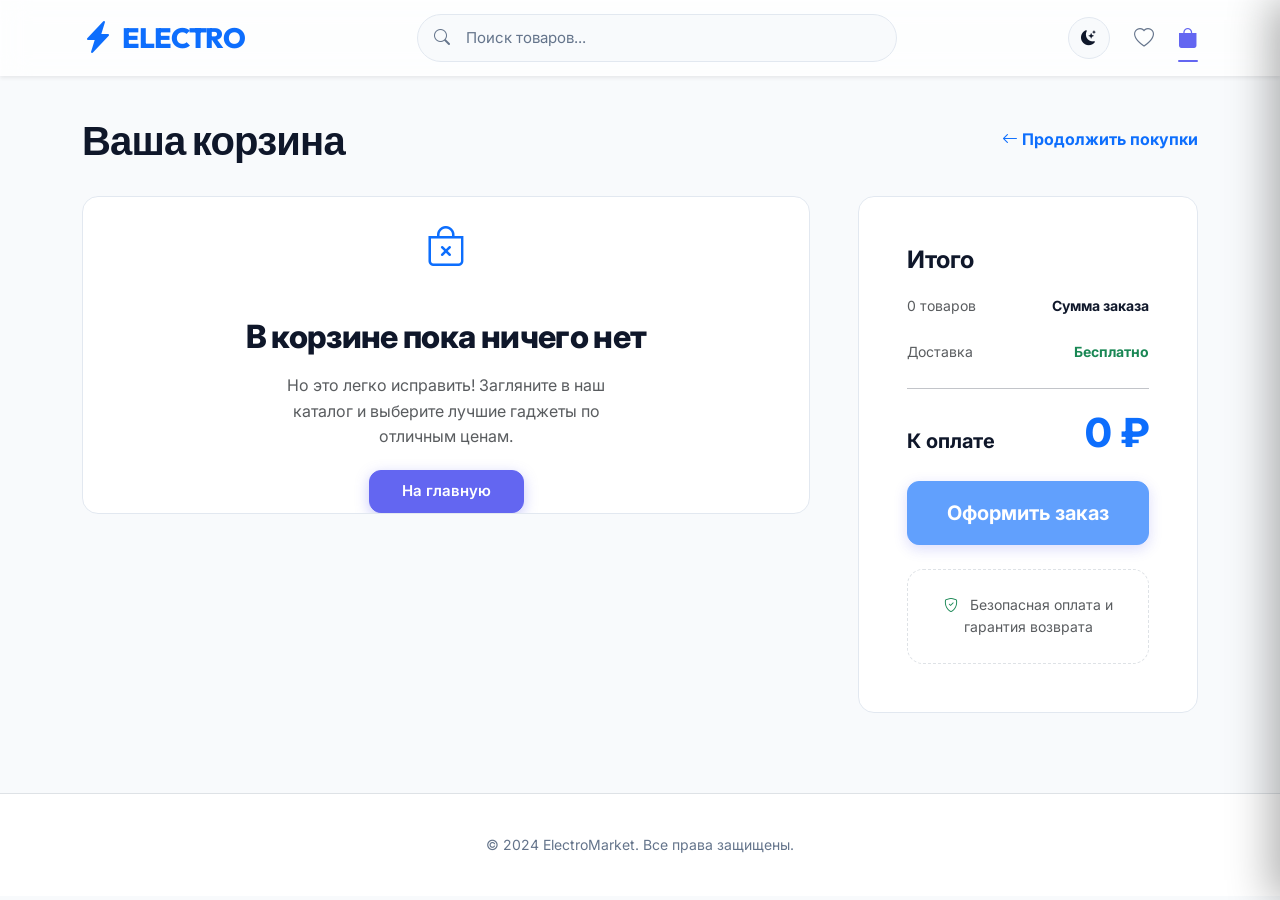
<file: pages/cart.html>
<!DOCTYPE html>
<html lang="ru" data-theme="light">
<head>
  <script>document.documentElement.setAttribute('data-theme', localStorage.getItem('theme') || 'light');</script>
  <meta charset="UTF-8">
  <meta name="viewport" content="width=device-width, initial-scale=1.0">
  <title>Корзина — ElectroMarket</title>
  <link href="https://cdn.jsdelivr.net/npm/bootstrap@5.3.2/dist/css/bootstrap.min.css" rel="stylesheet">
  <link rel="stylesheet" href="https://cdn.jsdelivr.net/npm/bootstrap-icons@1.11.1/font/bootstrap-icons.css">
  <link rel="preconnect" href="https://fonts.googleapis.com">
  <link rel="preconnect" href="https://fonts.gstatic.com" crossorigin>
  <link href="https://fonts.googleapis.com/css2?family=Inter:wght@400;500;600;700&family=Outfit:wght@700;800&display=swap" rel="stylesheet">
  <link rel="stylesheet" href="../css/style.css">
</head>
<body>

  <!-- Premium Header -->
  <header class="header-main glass shadow-sm">
    <div class="container h-100 d-flex align-items-center justify-content-between gap-4">
      <a href="../index.html" class="d-flex align-items-center text-primary text-decoration-none" style="font-family: 'Outfit', sans-serif;">
        <i class="bi bi-lightning-charge-fill fs-2 me-2"></i>
        <span class="fs-3 fw-800 tracking-tighter">ELECTRO</span>
      </a>
      <div class="search-container d-none d-md-block">
        <i class="bi bi-search search-icon"></i>
        <input type="text" class="search-input-premium" placeholder="Поиск товаров...">
      </div>
      <div class="d-flex align-items-center gap-2 gap-md-4">
        <button id="theme-toggle" class="btn btn-light rounded-circle p-2" style="width: 42px; height: 42px;">
          <i class="bi bi-moon-stars-fill"></i>
        </button>
        <a href="favorites.html" class="nav-link-custom d-flex flex-column align-items-center position-relative">
          <i class="bi bi-heart fs-5"></i>
          <span id="fav-badge" class="badge bg-danger position-absolute top-0 start-100 translate-middle-x rounded-pill" style="display:none; font-size: 0.65rem;">0</span>
        </a>
        <a href="cart.html" class="nav-link-custom d-flex flex-column align-items-center position-relative active">
          <i class="bi bi-bag-fill fs-5"></i>
          <span id="cart-badge" class="badge bg-primary position-absolute top-0 start-100 translate-middle-x rounded-pill" style="display:none; font-size: 0.65rem;">0</span>
        </a>
      </div>
    </div>
  </header>

  <main class="container py-10">
    <div class="d-flex align-items-center justify-content-between mb-8">
      <h1 class="h1 fw-800 m-0" style="font-family: 'Outfit', sans-serif;">Ваша корзина</h1>
      <a href="../index.html" class="text-primary fw-bold text-decoration-none"><i class="bi bi-arrow-left"></i> Продолжить покупки</a>
    </div>

    <div class="row g-5">
      <div class="col-lg-8">
        <!-- Empty State -->
        <div id="empty-cart" class="card-premium glass p-10 text-center animate-fade-in-up" style="display: none;">
          <div class="bg-primary-light text-primary rounded-circle d-inline-flex align-items-center justify-content-center mb-5" style="width: 100px; height: 100px;">
            <i class="bi bi-bag-x fs-1"></i>
          </div>
          <h2 class="fw-800 mb-3">В корзине пока ничего нет</h2>
          <p class="text-muted mb-5 max-w-sm mx-auto">Но это легко исправить! Загляните в наш каталог и выберите лучшие гаджеты по отличным ценам.</p>
          <a href="../index.html" class="btn btn-primary btn-lg px-8">На главную</a>
        </div>

        <!-- Cart Items -->
        <div id="cart-items">
          <!-- Rendered by JS -->
          <div class="card-premium skeleton mb-4" style="height: 120px;"></div>
          <div class="card-premium skeleton mb-4" style="height: 120px;"></div>
        </div>
      </div>

      <div class="col-lg-4">
        <div class="card-premium p-5 glass position-sticky" style="top: 120px;">
          <h4 class="fw-bold mb-5">Итого</h4>
          
          <div class="d-flex justify-content-between mb-4 small">
            <span class="text-muted" id="cart-count">0 товаров</span>
            <span class="text-main fw-bold">Сумма заказа</span>
          </div>
          
          <div class="d-flex justify-content-between mb-4 small">
            <span class="text-muted">Доставка</span>
            <span class="text-success fw-bold">Бесплатно</span>
          </div>
          
          <hr class="mb-5">
          
          <div class="d-flex justify-content-between align-items-end mb-6">
            <span class="fw-bold fs-5">К оплате</span>
            <span class="display-6 fw-800 text-primary" id="cart-total">0 ₽</span>
          </div>

          <button class="btn btn-primary w-100 py-3 fs-5 fw-bold mb-4" id="checkout-btn" disabled>
            Оформить заказ
          </button>
          
          <div class="p-4 bg-body rounded-xl border border-dashed text-center small text-muted">
            <i class="bi bi-shield-check text-success me-2"></i> Безопасная оплата и гарантия возврата
          </div>
        </div>
      </div>
    </div>
  </main>

  <footer class="bg-card py-10 border-top mt-10">
    <div class="container text-center text-muted small">
      &copy; 2024 ElectroMarket. Все права защищены.
    </div>
  </footer>

  <script src="https://cdn.jsdelivr.net/npm/bootstrap@5.3.2/dist/js/bootstrap.bundle.min.js"></script>
  <script src="../js/app.js"></script>
  <script src="../js/cart.js"></script>
</body>
</html>
</file>
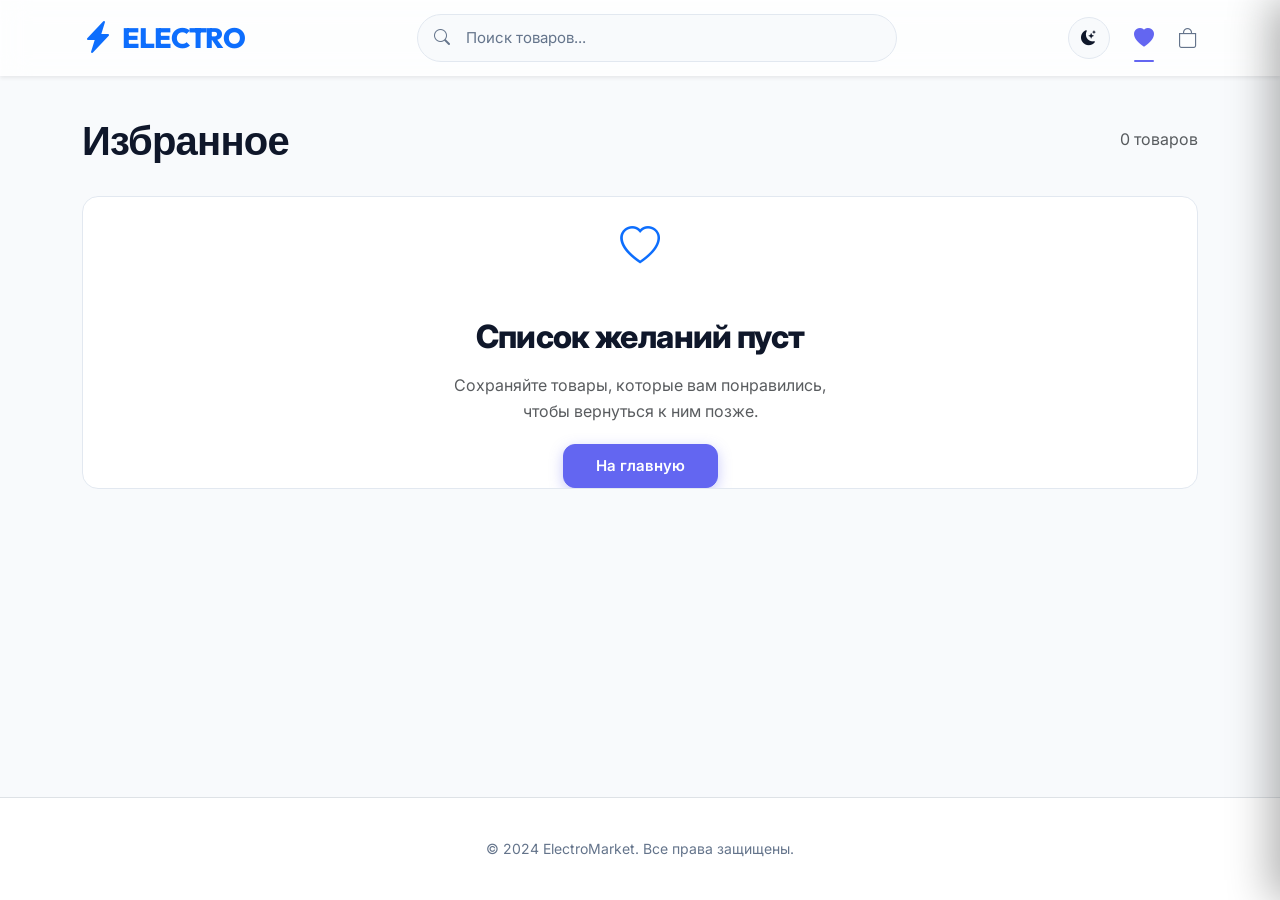
<file: pages/favorites.html>
<!DOCTYPE html>
<html lang="ru" data-theme="light">
<head>
  <script>document.documentElement.setAttribute('data-theme', localStorage.getItem('theme') || 'light');</script>
  <meta charset="UTF-8">
  <meta name="viewport" content="width=device-width, initial-scale=1.0">
  <title>Избранное — ElectroMarket</title>
  <link href="https://cdn.jsdelivr.net/npm/bootstrap@5.3.2/dist/css/bootstrap.min.css" rel="stylesheet">
  <link rel="stylesheet" href="https://cdn.jsdelivr.net/npm/bootstrap-icons@1.11.1/font/bootstrap-icons.css">
  <link rel="preconnect" href="https://fonts.googleapis.com">
  <link rel="preconnect" href="https://fonts.gstatic.com" crossorigin>
  <link href="https://fonts.googleapis.com/css2?family=Inter:wght@400;500;600;700&family=Outfit:wght@700;800&display=swap" rel="stylesheet">
  <link rel="stylesheet" href="../css/style.css">
</head>
<body class="d-flex flex-column min-vh-100">

  <!-- Premium Header -->
  <header class="header-main glass shadow-sm">
    <div class="container h-100 d-flex align-items-center justify-content-between gap-4">
      <a href="../index.html" class="d-flex align-items-center text-primary text-decoration-none" style="font-family: 'Outfit', sans-serif;">
        <i class="bi bi-lightning-charge-fill fs-2 me-2"></i>
        <span class="fs-3 fw-800 tracking-tighter">ELECTRO</span>
      </a>
      <div class="search-container d-none d-md-block">
        <i class="bi bi-search search-icon"></i>
        <input type="text" class="search-input-premium" placeholder="Поиск товаров...">
      </div>
      <div class="d-flex align-items-center gap-2 gap-md-4">
        <button id="theme-toggle" class="btn btn-light rounded-circle p-2" style="width: 42px; height: 42px;">
          <i class="bi bi-moon-stars-fill"></i>
        </button>
        <a href="favorites.html" class="nav-link-custom d-flex flex-column align-items-center position-relative active">
          <i class="bi bi-heart-fill fs-5"></i>
          <span id="fav-badge" class="badge bg-danger position-absolute top-0 start-100 translate-middle-x rounded-pill" style="display:none; font-size: 0.65rem;">0</span>
        </a>
        <a href="cart.html" class="nav-link-custom d-flex flex-column align-items-center position-relative">
          <i class="bi bi-bag fs-5"></i>
          <span id="cart-badge" class="badge bg-primary position-absolute top-0 start-100 translate-middle-x rounded-pill" style="display:none; font-size: 0.65rem;">0</span>
        </a>
      </div>
    </div>
  </header>

  <main class="container py-10 flex-grow-1">
    <div class="d-flex align-items-center justify-content-between mb-8">
      <h1 class="h1 fw-800 m-0" style="font-family: 'Outfit', sans-serif;">Избранное</h1>
      <span class="text-muted" id="fav-summary">0 товаров</span>
    </div>

    <div id="favorites-grid" class="row g-4">
      <!-- Skeletons -->
      <div class="col-lg-3 col-md-6"><div class="card-premium skeleton" style="height: 400px;"></div></div>
      <div class="col-lg-3 col-md-6"><div class="card-premium skeleton" style="height: 400px;"></div></div>
      <div class="col-lg-3 col-md-6"><div class="card-premium skeleton" style="height: 400px;"></div></div>
      <div class="col-lg-3 col-md-6"><div class="card-premium skeleton" style="height: 400px;"></div></div>
    </div>

    <!-- Empty State -->
    <div id="empty-fav" class="card-premium glass p-10 text-center animate-fade-in-up" style="display: none;">
      <div class="bg-primary-light text-primary rounded-circle d-inline-flex align-items-center justify-content-center mb-5" style="width: 100px; height: 100px;">
        <i class="bi bi-heart fs-1"></i>
      </div>
      <h2 class="fw-800 mb-3">Список желаний пуст</h2>
      <p class="text-muted mb-5 max-w-sm mx-auto">Сохраняйте товары, которые вам понравились, чтобы вернуться к ним позже.</p>
      <a href="../index.html" class="btn btn-primary btn-lg px-8">На главную</a>
    </div>
  </main>

  <footer class="bg-card py-10 border-top mt-10">
    <div class="container text-center text-muted small">
      &copy; 2024 ElectroMarket. Все права защищены.
    </div>
  </footer>

  <script src="https://cdn.jsdelivr.net/npm/bootstrap@5.3.2/dist/js/bootstrap.bundle.min.js"></script>
  <script src="../js/app.js"></script>
  <script>
    document.addEventListener('DOMContentLoaded', async () => {
      await App.init();
      const grid = document.getElementById('favorites-grid');
      const emptyState = document.getElementById('empty-fav');
      const summary = document.getElementById('fav-summary');
      
      const render = () => {
        if (Store.favorites.length === 0) {
          grid.style.display = 'none';
          emptyState.style.display = 'block';
          summary.textContent = '0 товаров';
          return;
        }

        grid.style.display = '';
        grid.className = 'row g-4';
        
        const favProducts = Store.products.filter(p => Store.favorites.includes(p.id));
        grid.innerHTML = favProducts.map((p, index) => {
          const cardHtml = App.generateProductCard(p);
          return cardHtml.replace('class="col-12 col-sm-6 col-lg-3 mb-4"', `class="col-12 col-sm-6 col-lg-3 mb-4 stagger-item" style="animation-delay: ${index * 0.04}s"`);
        }).join('');
        summary.textContent = `${favProducts.length} товаров`;
      };

      render();

      // Listen for changes
      document.addEventListener('favoritesUpdated', render);
    });
  </script>
</body>
</html>
</file>
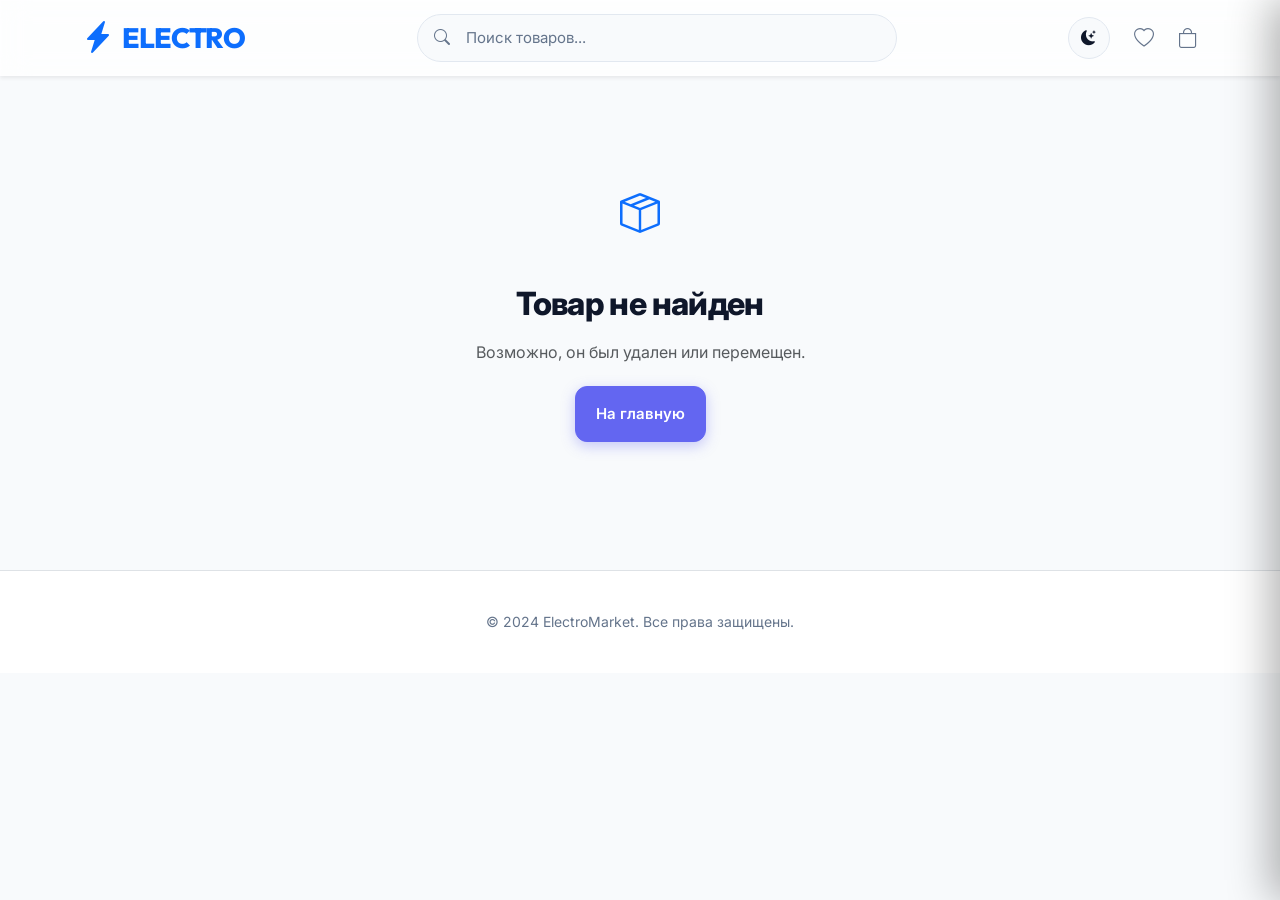
<file: pages/product.html>
<!DOCTYPE html>
<html lang="ru" data-theme="light">
<head>
  <script>document.documentElement.setAttribute('data-theme', localStorage.getItem('theme') || 'light');</script>
  <meta charset="UTF-8">
  <meta name="viewport" content="width=device-width, initial-scale=1.0">
  <title>Детали товара — ElectroMarket</title>
  <link href="https://cdn.jsdelivr.net/npm/bootstrap@5.3.2/dist/css/bootstrap.min.css" rel="stylesheet">
  <link rel="stylesheet" href="https://cdn.jsdelivr.net/npm/bootstrap-icons@1.11.1/font/bootstrap-icons.css">
  <link rel="preconnect" href="https://fonts.googleapis.com">
  <link rel="preconnect" href="https://fonts.gstatic.com" crossorigin>
  <link href="https://fonts.googleapis.com/css2?family=Inter:wght@400;500;600;700&family=Outfit:wght@700;800&display=swap" rel="stylesheet">
  <link rel="stylesheet" href="../css/style.css">
</head>
<body>

  <!-- Premium Header (Same as Index) -->
  <header class="header-main glass shadow-sm">
    <div class="container h-100 d-flex align-items-center justify-content-between gap-4">
      <a href="../index.html" class="d-flex align-items-center text-primary text-decoration-none" style="font-family: 'Outfit', sans-serif;">
        <i class="bi bi-lightning-charge-fill fs-2 me-2"></i>
        <span class="fs-3 fw-800 tracking-tighter">ELECTRO</span>
      </a>
      <div class="search-container d-none d-md-block">
        <i class="bi bi-search search-icon"></i>
        <input type="text" class="search-input-premium" placeholder="Поиск товаров...">
      </div>
      <div class="d-flex align-items-center gap-2 gap-md-4">
        <button id="theme-toggle" class="btn btn-light rounded-circle p-2" style="width: 42px; height: 42px;">
          <i class="bi bi-moon-stars-fill"></i>
        </button>
        <a href="favorites.html" class="nav-link-custom d-flex flex-column align-items-center position-relative">
          <i class="bi bi-heart fs-5"></i>
          <span id="fav-badge" class="badge bg-danger position-absolute top-0 start-100 translate-middle-x rounded-pill" style="display:none; font-size: 0.65rem;">0</span>
        </a>
        <a href="cart.html" class="nav-link-custom d-flex flex-column align-items-center position-relative">
          <i class="bi bi-bag fs-5"></i>
          <span id="cart-badge" class="badge bg-primary position-absolute top-0 start-100 translate-middle-x rounded-pill" style="display:none; font-size: 0.65rem;">0</span>
        </a>
      </div>
    </div>
  </header>

  <main class="container py-5" id="product-container">
    <!-- Skeleton Loading -->
    <div class="row g-5">
      <div class="col-lg-7"><div class="card-premium skeleton" style="height: 500px;"></div></div>
      <div class="col-lg-5">
        <div class="card-premium skeleton mb-4" style="height: 200px;"></div>
        <div class="card-premium skeleton" style="height: 300px;"></div>
      </div>
    </div>
  </main>

  <footer class="bg-card py-10 border-top mt-10">
    <div class="container text-center text-muted small">
      &copy; 2024 ElectroMarket. Все права защищены.
    </div>
  </footer>

  <script src="https://cdn.jsdelivr.net/npm/bootstrap@5.3.2/dist/js/bootstrap.bundle.min.js"></script>
  <script src="../js/app.js"></script>
  <script>
    document.addEventListener('DOMContentLoaded', async () => {
      await App.init();
      const container = document.getElementById('product-container');
      const productId = new URLSearchParams(window.location.search).get('id');

      const product = Store.products.find(p => p.id === productId);
      if (!product) {
        container.innerHTML = `<div class="text-center py-10"><div class="bg-primary-light text-primary rounded-circle d-inline-flex align-items-center justify-content-center mb-5" style="width:100px;height:100px;"><i class="bi bi-box-seam fs-1"></i></div><h2 class="fw-800 mb-3">Товар не найден</h2><p class="text-muted mb-5">Возможно, он был удален или перемещен.</p><a href="../index.html" class="btn btn-primary px-6 py-3">На главную</a></div>`;
        return;
      }

      // Bug #10 fix: update page title dynamically
      document.title = `${product.name} — ElectroMarket`;

      // Track Recently Viewed
      let recent = JSON.parse(localStorage.getItem('recentlyViewed') || '[]');
      recent = [productId, ...recent.filter(id => id !== productId)].slice(0, 10);
      localStorage.setItem('recentlyViewed', JSON.stringify(recent));

      const isFav = Store.favorites.includes(product.id);

      container.innerHTML = `
        <nav aria-label="breadcrumb" class="mb-5 animate-fade-in-up">
          <ol class="breadcrumb m-0">
            <li class="breadcrumb-item"><a href="../index.html" class="text-muted text-decoration-none">Главная</a></li>
            <li class="breadcrumb-item"><a href="catalog.html?cat=${encodeURIComponent(product.category)}" class="text-muted text-decoration-none">${product.category}</a></li>
            <li class="breadcrumb-item active fw-bold">${product.name}</li>
          </ol>
        </nav>

        <div class="row g-5">
          <div class="col-lg-7 animate-fade-in-up">
            <div class="card-premium glass p-5 text-center position-relative d-flex align-items-center justify-content-center" style="min-height: 500px;">
              <button class="fav-btn-float ${isFav ? 'active' : ''}" data-id="${product.id}" style="top: 2rem; right: 2rem;" aria-label="В избранное">
                <i class="bi ${isFav ? 'bi-heart-fill' : 'bi-heart'}"></i>
              </button>
              <img src="${product.image}" class="img-fluid" style="max-height: 400px; object-fit: contain;" alt="${product.name}">
            </div>
          </div>

          <div class="col-lg-5 animate-fade-in-up" style="animation-delay: 0.1s;">
            <div class="card-premium p-5 mb-4 shadow-lg">
              <div class="mb-4 d-flex align-items-center gap-3 flex-wrap">
                <span class="badge bg-primary-light text-primary px-3 py-2 fw-bold">${product.category}</span>
                <span class="text-warning"><i class="bi bi-star-fill"></i> ${product.rating}</span>
                <span class="text-muted small">(${product.reviews} отзывов)</span>
                ${product.isNew ? '<span class="badge bg-success">NEW</span>' : ''}
              </div>

              <h1 class="display-5 fw-800 mb-4" style="font-family: 'Outfit', sans-serif;">${product.name}</h1>

              <div class="mb-5">
                ${product.oldPrice ? `<div class="text-muted text-decoration-line-through fs-5">${App.formatPrice(product.oldPrice)}</div>` : ''}
                <div class="display-4 fw-800 text-primary">${App.formatPrice(product.price)}</div>
                ${product.oldPrice ? `<div class="badge bg-danger mt-2">Скидка ${Math.round((1 - product.price/product.oldPrice)*100)}%</div>` : ''}
              </div>

              <div class="d-grid gap-3">
                <button class="btn btn-primary btn-lg py-3 fs-5 btn-add-cart" data-id="${product.id}">
                  <i class="bi bi-bag-plus-fill me-2"></i> Добавить в корзину
                </button>
                <a href="cart.html" class="btn btn-light btn-lg py-3 fs-5">
                  Купить в 1 клик
                </a>
              </div>

              <div class="mt-5 p-4 rounded-xl border d-flex flex-column gap-3 small" style="background: var(--bg-body);">
                <div class="d-flex align-items-center gap-3"><i class="bi bi-truck text-primary fs-4"></i> <span>Доставка: <b>Завтра</b> (Бесплатно)</span></div>
                <div class="d-flex align-items-center gap-3"><i class="bi bi-shield-check text-success fs-4"></i> <span>Гарантия: <b>24 месяца</b></span></div>
                <div class="d-flex align-items-center gap-3"><i class="bi bi-arrow-counterclockwise text-warning fs-4"></i> <span>Возврат: <b>14 дней</b></span></div>
              </div>
            </div>
          </div>
        </div>

        <div class="mt-10 animate-fade-in-up" style="animation-delay: 0.2s;">
          <h2 class="h1 fw-800 mb-5">О товаре</h2>
          <div class="row g-5">
            <div class="col-lg-8">
              <div class="card-premium p-5 glass mb-5">
                <h4 class="fw-bold mb-4">Описание</h4>
                <p class="text-muted lh-lg fs-5">${product.description || 'Премиальный продукт от ведущего производителя. Сочетает в себе инновационные технологии и безупречное качество сборки.'}</p>
              </div>

              <div id="reviews-section">
                <div class="d-flex align-items-center justify-content-between mb-5">
                  <h4 class="fw-bold m-0">Отзывы покупателей</h4>
                  <button class="btn btn-light" onclick="document.getElementById('review-form-card').scrollIntoView({behavior: 'smooth'})">Написать отзыв</button>
                </div>
                <div id="reviews-list" class="d-flex flex-column gap-4">
                  <!-- Reviews via JS -->
                </div>
              </div>
            </div>

            <div class="col-lg-4">
              <div class="card-premium p-5 glass position-sticky" style="top: 120px;" id="review-form-card">
                <h4 class="fw-bold mb-4">Ваше мнение</h4>
                <form id="review-form">
                  <div class="mb-4">
                    <label class="form-label small fw-bold">Оценка</label>
                    <div class="d-flex gap-2 text-warning fs-4" id="star-rating">
                      <i class="bi bi-star cursor-pointer" data-v="1"></i>
                      <i class="bi bi-star cursor-pointer" data-v="2"></i>
                      <i class="bi bi-star cursor-pointer" data-v="3"></i>
                      <i class="bi bi-star cursor-pointer" data-v="4"></i>
                      <i class="bi bi-star cursor-pointer" data-v="5"></i>
                    </div>
                    <input type="hidden" id="selected-rating" value="0">
                  </div>
                  <div class="mb-4">
                    <input type="text" class="form-control border-0 p-3 rounded-lg" id="rev-name" placeholder="Ваше имя" required style="background: var(--bg-body);">
                  </div>
                  <div class="mb-4">
                    <textarea class="form-control border-0 p-3 rounded-lg" id="rev-text" rows="4" placeholder="Поделитесь впечатлениями..." required style="background: var(--bg-body);"></textarea>
                  </div>
                  <button class="btn btn-primary w-100 py-3" type="submit">Опубликовать</button>
                </form>
              </div>
            </div>
          </div>
        </div>
      `;

      // Bug #11 fix: diverse dates for reviews
      const renderReviews = () => {
        const list = document.getElementById('reviews-list');
        const reviews = [
          { name: "Алексей", text: "Шикарный аппарат! Работает идеально, очень доволен покупкой.", date: "18.04.2024", stars: 5 },
          { name: "Мария", text: "Пользуюсь неделю — всё устраивает. Доставили быстро.", date: "02.05.2024", stars: 5 },
          { name: "Дмитрий", text: "Лучшее вложение денег в этом году. Рекомендую всем!", date: "09.05.2024", stars: 4 },
          { name: "Елена", text: "Упаковка целая, товар соответствует описанию. Отличный продавец.", date: "14.05.2024", stars: 5 }
        ];

        list.innerHTML = reviews.map(r => `
          <div class="card-premium p-4 glass">
            <div class="d-flex justify-content-between mb-3 align-items-start">
              <div class="d-flex align-items-center gap-3">
                <div class="bg-primary text-white rounded-circle d-flex align-items-center justify-content-center fw-bold flex-shrink-0" style="width: 40px; height: 40px;">${r.name[0]}</div>
                <div>
                  <div class="fw-bold text-main">${r.name}</div>
                  <div class="text-warning small">${'<i class="bi bi-star-fill"></i>'.repeat(r.stars)}${'<i class="bi bi-star"></i>'.repeat(5 - r.stars)}</div>
                </div>
              </div>
              <span class="text-muted small flex-shrink-0">${r.date}</span>
            </div>
            <p class="text-muted m-0">${r.text}</p>
          </div>
        `).join('');
      };

      renderReviews();

      // Bug #11 fix: proper numeric comparison for star rating
      let selectedRating = 0;
      document.querySelectorAll('#star-rating i').forEach(star => {
        star.style.cursor = 'pointer';
        star.addEventListener('mouseenter', (e) => {
          const v = parseInt(e.target.dataset.v);
          document.querySelectorAll('#star-rating i').forEach(s => {
            const sv = parseInt(s.dataset.v);
            s.className = sv <= v ? 'bi bi-star-fill' : 'bi bi-star';
          });
        });
        star.addEventListener('mouseleave', () => {
          document.querySelectorAll('#star-rating i').forEach(s => {
            const sv = parseInt(s.dataset.v);
            s.className = sv <= selectedRating ? 'bi bi-star-fill' : 'bi bi-star';
          });
        });
        star.addEventListener('click', (e) => {
          selectedRating = parseInt(e.target.dataset.v);
          document.getElementById('selected-rating').value = selectedRating;
        });
      });

      // Bug #3 fix: review form submit handler
      document.getElementById('review-form').addEventListener('submit', (e) => {
        e.preventDefault();
        const name = document.getElementById('rev-name').value.trim();
        const text = document.getElementById('rev-text').value.trim();
        const rating = parseInt(document.getElementById('selected-rating').value) || 5;

        if (!name || !text) {
          App.showNotification('Заполните имя и текст отзыва', 'danger');
          return;
        }

        const list = document.getElementById('reviews-list');
        const today = new Date().toLocaleDateString('ru-RU');
        const newReview = `
          <div class="card-premium p-4 glass animate-fade-in-up">
            <div class="d-flex justify-content-between mb-3 align-items-start">
              <div class="d-flex align-items-center gap-3">
                <div class="bg-success text-white rounded-circle d-flex align-items-center justify-content-center fw-bold flex-shrink-0" style="width: 40px; height: 40px;">${name[0].toUpperCase()}</div>
                <div>
                  <div class="fw-bold text-main">${name}</div>
                  <div class="text-warning small">${'<i class="bi bi-star-fill"></i>'.repeat(rating)}${'<i class="bi bi-star"></i>'.repeat(5 - rating)}</div>
                </div>
              </div>
              <span class="text-muted small">${today}</span>
            </div>
            <p class="text-muted m-0">${text}</p>
          </div>
        `;
        list.insertAdjacentHTML('afterbegin', newReview);

        e.target.reset();
        selectedRating = 0;
        document.querySelectorAll('#star-rating i').forEach(s => s.className = 'bi bi-star');
        document.getElementById('selected-rating').value = 0;
        App.showNotification('Спасибо! Ваш отзыв опубликован.', 'success');
        document.getElementById('reviews-section').scrollIntoView({ behavior: 'smooth' });
      });
    });
  </script>
</body>
</html>
</file>
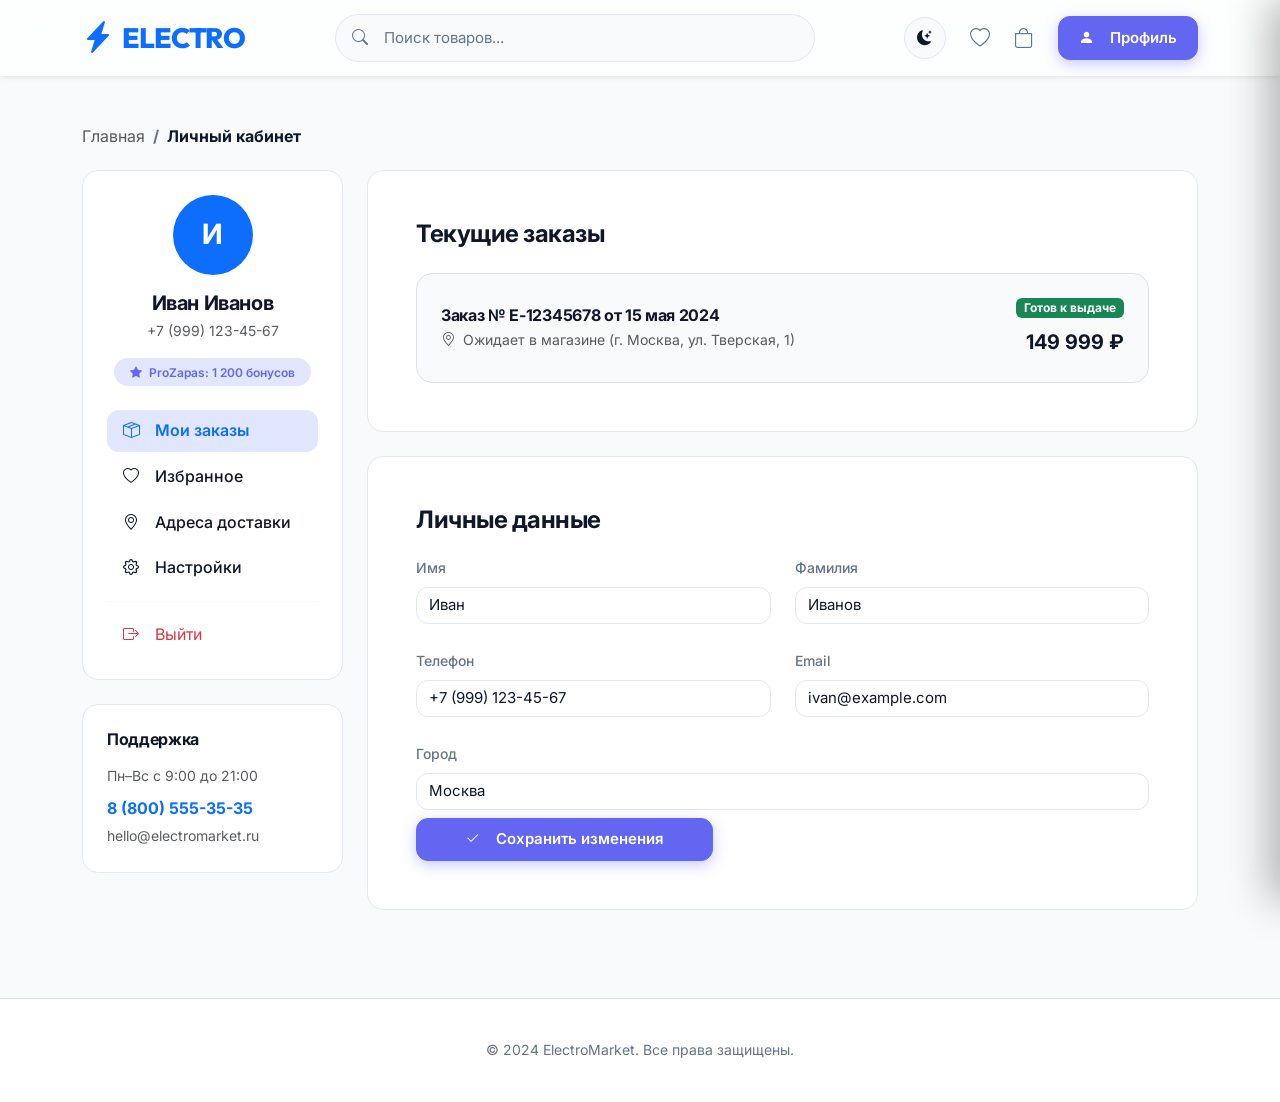
<file: pages/profile.html>
<!DOCTYPE html>
<html lang="ru" data-theme="light">
<head>
  <meta charset="UTF-8">
  <meta name="viewport" content="width=device-width, initial-scale=1.0">
  <title>Личный кабинет — ElectroMarket</title>
  <link href="https://cdn.jsdelivr.net/npm/bootstrap@5.3.2/dist/css/bootstrap.min.css" rel="stylesheet">
  <link rel="stylesheet" href="https://cdn.jsdelivr.net/npm/bootstrap-icons@1.11.1/font/bootstrap-icons.css">
  <link rel="preconnect" href="https://fonts.googleapis.com">
  <link rel="preconnect" href="https://fonts.gstatic.com" crossorigin>
  <link href="https://fonts.googleapis.com/css2?family=Inter:wght@400;500;600;700&family=Outfit:wght@700;800&display=swap" rel="stylesheet">
  <link rel="stylesheet" href="../css/style.css">
</head>
<body class="d-flex flex-column min-vh-100">

  <!-- Premium Header (unified) -->
  <header class="header-main glass shadow-sm">
    <div class="container h-100 d-flex align-items-center justify-content-between gap-4">
      <a href="../index.html" class="d-flex align-items-center text-primary text-decoration-none" style="font-family: 'Outfit', sans-serif;">
        <i class="bi bi-lightning-charge-fill fs-2 me-2"></i>
        <span class="fs-3 fw-800 tracking-tighter">ELECTRO</span>
      </a>
      <div class="search-container d-none d-md-block">
        <i class="bi bi-search search-icon"></i>
        <input type="text" class="search-input-premium" placeholder="Поиск товаров...">
      </div>
      <div class="d-flex align-items-center gap-2 gap-md-4">
        <button id="theme-toggle" class="btn btn-light rounded-circle p-2" style="width: 42px; height: 42px;">
          <i class="bi bi-moon-stars-fill"></i>
        </button>
        <a href="favorites.html" class="nav-link-custom d-flex flex-column align-items-center position-relative">
          <i class="bi bi-heart fs-5"></i>
          <span id="fav-badge" class="badge bg-danger position-absolute top-0 start-100 translate-middle-x rounded-pill" style="display:none; font-size: 0.65rem;">0</span>
        </a>
        <a href="cart.html" class="nav-link-custom d-flex flex-column align-items-center position-relative">
          <i class="bi bi-bag fs-5"></i>
          <span id="cart-badge" class="badge bg-primary position-absolute top-0 start-100 translate-middle-x rounded-pill" style="display:none; font-size: 0.65rem;">0</span>
        </a>
        <a href="profile.html" class="btn btn-primary d-none d-sm-flex">
          <i class="bi bi-person-fill me-2"></i>Профиль
        </a>
      </div>
    </div>
  </header>

  <main class="container py-5 flex-grow-1">
    <!-- Breadcrumb -->
    <nav aria-label="breadcrumb" class="mb-5 animate-fade-in-up">
      <ol class="breadcrumb m-0">
        <li class="breadcrumb-item"><a href="../index.html" class="text-muted">Главная</a></li>
        <li class="breadcrumb-item active fw-bold">Личный кабинет</li>
      </ol>
    </nav>

    <div class="row g-4">
      <!-- Sidebar: User Card -->
      <div class="col-lg-3">
        <div class="card-premium p-4 mb-4 animate-fade-in-up">
          <div class="text-center mb-4">
            <div class="bg-primary text-white rounded-circle d-inline-flex align-items-center justify-content-center fw-bold mb-3"
                 style="width: 80px; height: 80px; font-size: 1.75rem;">И</div>
            <h5 class="fw-bold mb-1">Иван Иванов</h5>
            <p class="text-muted small mb-3">+7 (999) 123-45-67</p>
            <span class="badge rounded-pill px-3 py-2" style="background: var(--primary-light); color: var(--primary); font-weight: 600;">
              <i class="bi bi-star-fill me-1"></i> ProZapas: 1 200 бонусов
            </span>
          </div>

          <!-- Profile Nav -->
          <nav class="d-flex flex-column gap-1 mt-3">
            <a href="#orders" class="d-flex align-items-center gap-3 px-3 py-2 rounded-lg text-primary fw-semibold" style="background: var(--primary-light);">
              <i class="bi bi-box-seam"></i> Мои заказы
            </a>
            <a href="favorites.html" class="d-flex align-items-center gap-3 px-3 py-2 rounded-lg profile-nav-link" style="transition: all 0.2s;">
              <i class="bi bi-heart"></i> Избранное
            </a>
            <a href="#addresses" class="d-flex align-items-center gap-3 px-3 py-2 rounded-lg profile-nav-link" style="transition: all 0.2s;">
              <i class="bi bi-geo-alt"></i> Адреса доставки
            </a>
            <a href="#settings" class="d-flex align-items-center gap-3 px-3 py-2 rounded-lg profile-nav-link" style="transition: all 0.2s;">
              <i class="bi bi-gear"></i> Настройки
            </a>
            <hr class="my-2" style="border-color: var(--border);">
            <a href="../index.html" class="d-flex align-items-center gap-3 px-3 py-2 rounded-lg text-danger" style="transition: all 0.2s;">
              <i class="bi bi-box-arrow-right"></i> Выйти
            </a>
          </nav>
        </div>

        <!-- Contact box -->
        <div class="card-premium p-4 animate-fade-in-up" style="animation-delay: 0.1s;">
          <h6 class="fw-bold mb-3">Поддержка</h6>
          <p class="text-muted small mb-2">Пн–Вс с 9:00 до 21:00</p>
          <div class="fw-bold text-primary mb-1">8 (800) 555-35-35</div>
          <div class="text-muted small">hello@electromarket.ru</div>
        </div>
      </div>

      <!-- Main content -->
      <div class="col-lg-9">
        <!-- Current Orders -->
        <div id="orders" class="card-premium p-5 mb-4 animate-fade-in-up" style="animation-delay: 0.05s;">
          <h4 class="fw-bold mb-4">Текущие заказы</h4>

          <div class="d-flex align-items-center justify-content-between p-4 rounded-xl border" style="background: var(--bg-body);">
            <div>
              <h6 class="fw-bold mb-1">Заказ № Е-12345678 от 15 мая 2024</h6>
              <div class="text-muted small">
                <i class="bi bi-geo-alt me-1"></i>
                Ожидает в магазине (г. Москва, ул. Тверская, 1)
              </div>
            </div>
            <div class="text-end">
              <span class="badge bg-success mb-2 d-block">Готов к выдаче</span>
              <div class="fw-bold fs-5 text-main">149 999 ₽</div>
            </div>
          </div>
        </div>

        <!-- Personal Data -->
        <div id="settings" class="card-premium p-5 animate-fade-in-up" style="animation-delay: 0.1s;">
          <h4 class="fw-bold mb-5">Личные данные</h4>
          <form id="profile-form">
            <div class="row g-4">
              <div class="col-md-6">
                <label class="form-label">Имя</label>
                <input type="text" class="form-control" value="Иван" placeholder="Ваше имя">
              </div>
              <div class="col-md-6">
                <label class="form-label">Фамилия</label>
                <input type="text" class="form-control" value="Иванов" placeholder="Ваша фамилия">
              </div>
              <div class="col-md-6">
                <label class="form-label">Телефон</label>
                <input type="tel" class="form-control" value="+7 (999) 123-45-67">
              </div>
              <div class="col-md-6">
                <label class="form-label">Email</label>
                <input type="email" class="form-control" value="ivan@example.com">
              </div>
              <div class="col-12">
                <label class="form-label">Город</label>
                <input type="text" class="form-control" value="Москва">
              </div>
              <div class="col-12 mt-2">
                <button type="submit" class="btn btn-primary px-5">
                  <i class="bi bi-check2 me-2"></i>Сохранить изменения
                </button>
              </div>
            </div>
          </form>
        </div>
      </div>
    </div>
  </main>

  <footer class="bg-card py-10 border-top mt-10">
    <div class="container text-center text-muted small">
      &copy; 2024 ElectroMarket. Все права защищены.
    </div>
  </footer>

  <script src="https://cdn.jsdelivr.net/npm/bootstrap@5.3.2/dist/js/bootstrap.bundle.min.js"></script>
  <script src="../js/app.js"></script>
  <script>
    document.addEventListener('DOMContentLoaded', async () => {
      await App.init();

      // Profile nav hover effect
      document.querySelectorAll('.col-lg-3 nav a').forEach(link => {
        link.addEventListener('mouseenter', (e) => {
          if (!e.currentTarget.style.background.includes('primary-light')) {
            e.currentTarget.style.background = 'var(--primary-light)';
            e.currentTarget.style.color = 'var(--primary)';
          }
        });
        link.addEventListener('mouseleave', (e) => {
          const isActive = e.currentTarget.style.background.includes('primary-light') &&
                           e.currentTarget.classList.contains('text-primary');
          if (!isActive) {
            e.currentTarget.style.background = '';
            e.currentTarget.style.color = '';
          }
        });
      });

      // Profile form save
      document.getElementById('profile-form').addEventListener('submit', (e) => {
        e.preventDefault();
        App.showNotification('Данные профиля успешно обновлены', 'success');
      });
    });
  </script>
</body>
</html>
</file>
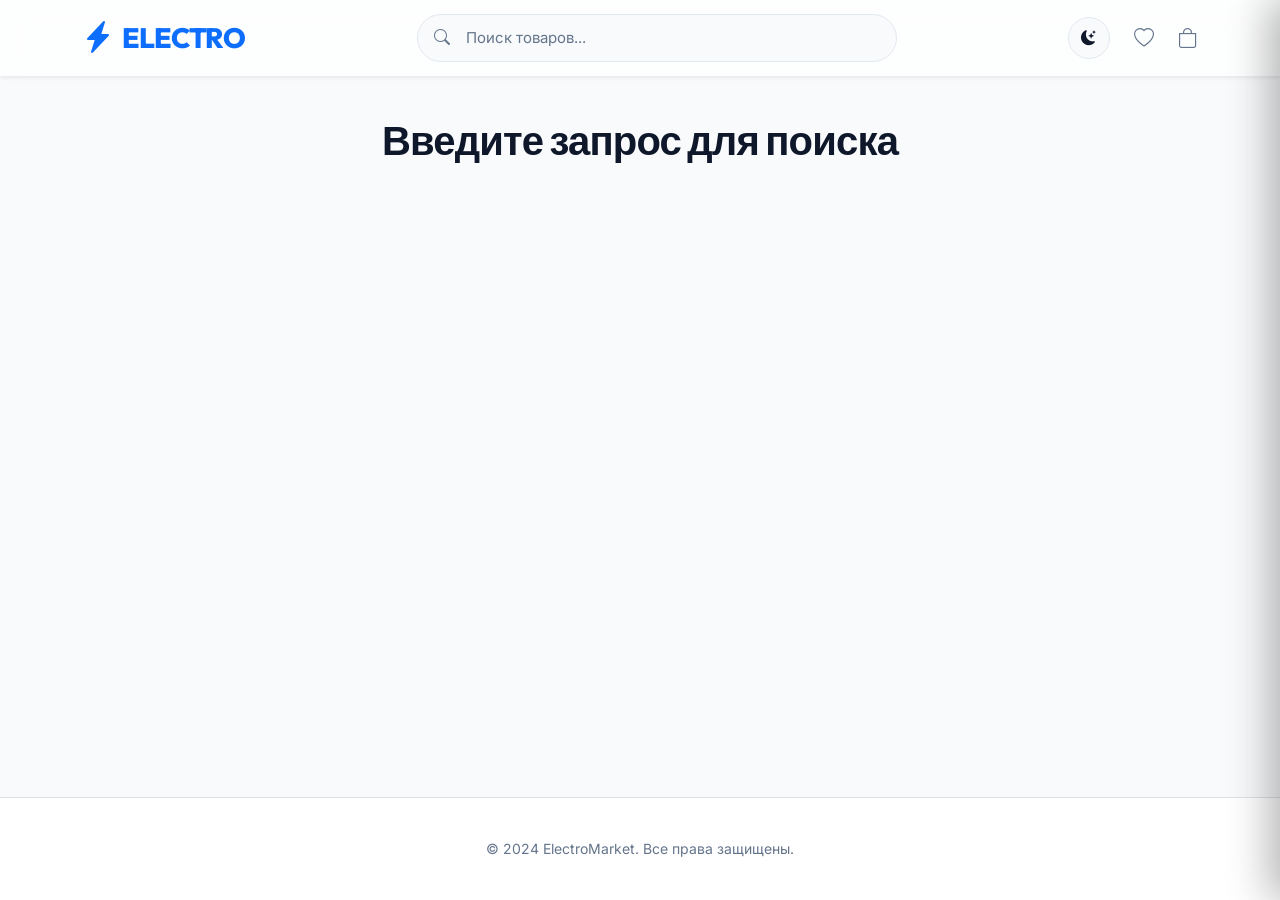
<file: pages/search.html>
<!DOCTYPE html>
<html lang="ru" data-theme="light">
<head>
  <script>document.documentElement.setAttribute('data-theme', localStorage.getItem('theme') || 'light');</script>
  <meta charset="UTF-8">
  <meta name="viewport" content="width=device-width, initial-scale=1.0">
  <title>Поиск — ElectroMarket</title>
  <link href="https://cdn.jsdelivr.net/npm/bootstrap@5.3.2/dist/css/bootstrap.min.css" rel="stylesheet">
  <link rel="stylesheet" href="https://cdn.jsdelivr.net/npm/bootstrap-icons@1.11.1/font/bootstrap-icons.css">
  <link rel="preconnect" href="https://fonts.googleapis.com">
  <link rel="preconnect" href="https://fonts.gstatic.com" crossorigin>
  <link href="https://fonts.googleapis.com/css2?family=Inter:wght@400;500;600;700&family=Outfit:wght@700;800&display=swap" rel="stylesheet">
  <link rel="stylesheet" href="../css/style.css">
</head>
<body class="d-flex flex-column min-vh-100">

  <!-- Premium Header -->
  <header class="header-main glass shadow-sm">
    <div class="container h-100 d-flex align-items-center justify-content-between gap-4">
      <a href="../index.html" class="d-flex align-items-center text-primary text-decoration-none" style="font-family: 'Outfit', sans-serif;">
        <i class="bi bi-lightning-charge-fill fs-2 me-2"></i>
        <span class="fs-3 fw-800 tracking-tighter">ELECTRO</span>
      </a>
      <div class="search-container d-none d-md-block">
        <i class="bi bi-search search-icon"></i>
        <input type="text" class="search-input-premium" id="header-search" placeholder="Поиск товаров...">
      </div>
      <div class="d-flex align-items-center gap-2 gap-md-4">
        <button id="theme-toggle" class="btn btn-light rounded-circle p-2" style="width: 42px; height: 42px;">
          <i class="bi bi-moon-stars-fill"></i>
        </button>
        <a href="favorites.html" class="nav-link-custom d-flex flex-column align-items-center position-relative">
          <i class="bi bi-heart fs-5"></i>
          <span id="fav-badge" class="badge bg-danger position-absolute top-0 start-100 translate-middle-x rounded-pill" style="display:none; font-size: 0.65rem;">0</span>
        </a>
        <a href="cart.html" class="nav-link-custom d-flex flex-column align-items-center position-relative">
          <i class="bi bi-bag fs-5"></i>
          <span id="cart-badge" class="badge bg-primary position-absolute top-0 start-100 translate-middle-x rounded-pill" style="display:none; font-size: 0.65rem;">0</span>
        </a>
      </div>
    </div>
  </header>

  <main class="container py-10 flex-grow-1">
    <div class="mb-10 text-center">
      <h1 class="h1 fw-800 mb-2" style="font-family: 'Outfit', sans-serif;" id="search-title">Результаты поиска</h1>
      <p class="text-muted" id="search-count">Загрузка результатов...</p>
    </div>

    <div id="search-grid" class="row g-4">
      <!-- Skeletons -->
      <div class="col-lg-3 col-md-6"><div class="card-premium skeleton" style="height: 400px;"></div></div>
      <div class="col-lg-3 col-md-6"><div class="card-premium skeleton" style="height: 400px;"></div></div>
      <div class="col-lg-3 col-md-6"><div class="card-premium skeleton" style="height: 400px;"></div></div>
      <div class="col-lg-3 col-md-6"><div class="card-premium skeleton" style="height: 400px;"></div></div>
    </div>
  </main>

  <footer class="bg-card py-10 border-top mt-10">
    <div class="container text-center text-muted small">
      &copy; 2024 ElectroMarket. Все права защищены.
    </div>
  </footer>

  <script src="https://cdn.jsdelivr.net/npm/bootstrap@5.3.2/dist/js/bootstrap.bundle.min.js"></script>
  <script src="../js/app.js"></script>
  <script>
    document.addEventListener('DOMContentLoaded', async () => {
      await App.init();
      
      const query = new URLSearchParams(window.location.search).get('q');
      const titleEl = document.getElementById('search-title');
      const countEl = document.getElementById('search-count');
      const grid = document.getElementById('search-grid');
      
      if (!query) {
        titleEl.textContent = 'Введите запрос для поиска';
        countEl.textContent = '';
        grid.innerHTML = '';
        return;
      }
      
      titleEl.textContent = `Результаты по запросу «${query}»`;
      
      const qLower = query.toLowerCase();
      const results = Store.products.filter(p => 
        p.name.toLowerCase().includes(qLower) || 
        p.category.toLowerCase().includes(qLower) ||
        (p.brand && p.brand.toLowerCase().includes(qLower))
      );

      countEl.textContent = results.length === 0 ? 'Ничего не найдено' : `Найдено ${results.length} товаров`;

      if (results.length === 0) {
        grid.innerHTML = `
          <div class="col-12 text-center py-10 animate-fade-in-up">
            <div class="bg-primary-light text-primary rounded-circle d-inline-flex align-items-center justify-content-center mb-4" style="width: 80px; height: 80px;">
              <i class="bi bi-search fs-2"></i>
            </div>
            <h3 class="fw-800 mb-2">Мы ничего не нашли</h3>
            <p class="text-muted mb-6">Попробуйте поискать что-нибудь другое или загляните в каталог.</p>
            <a href="catalog.html" class="btn btn-primary px-8 py-3 fw-bold">Перейти в каталог</a>
          </div>
        `;
        return;
      }

      grid.innerHTML = results.map((p, index) => {
        const cardHtml = App.generateProductCard(p);
        return cardHtml.replace('class="col-12 col-sm-6 col-lg-3 mb-4"', `class="col-12 col-sm-6 col-lg-3 mb-4 stagger-item" style="animation-delay: ${index * 0.04}s"`);
      }).join('');
    });
  </script>
</body>
</html>
</file>
<file: css/style.css>
/* =========================================
   ElectroMarket — Premium Design System
   ========================================= */

/* ---------- CSS Variables (Light) ---------- */
:root {
  /* Core Brand Colors */
  --primary:       #6366f1;
  --primary-hover: #4f46e5;
  --primary-light: #e0e7ff;
  --secondary:     #64748b;
  --accent:        #06b6d4; /* Neon cyan */

  /* Neutral Colors */
  --bg-body:    #f8fafc;
  --bg-card:    #ffffff;
  --text-main:  #0f172a;
  --text-muted: #64748b;
  --border:     #e2e8f0;

  /* Semantic */
  --success: #10b981;
  --danger:  #ef4444;
  --warning: #f59e0b;
  --info:    #3b82f6;

  /* Glass (fixed missing vars) */
  --glass-bg:     rgba(255, 255, 255, 0.72);
  --glass-border: rgba(255, 255, 255, 0.35);

  /* Spacing Scale (8px base) */
  --sp-1:  0.25rem;
  --sp-2:  0.5rem;
  --sp-3:  0.75rem;
  --sp-4:  1rem;
  --sp-5:  1.25rem;
  --sp-6:  1.5rem;
  --sp-8:  2rem;
  --sp-10: 2.5rem;
  --sp-12: 3rem;

  /* Shadows */
  --shadow-sm: 0 1px 2px 0 rgb(0 0 0 / 0.05);
  --shadow-md: 0 4px 6px -1px rgb(0 0 0 / 0.1), 0 2px 4px -2px rgb(0 0 0 / 0.1);
  --shadow-lg: 0 10px 15px -3px rgb(0 0 0 / 0.1), 0 4px 6px -4px rgb(0 0 0 / 0.1);
  --shadow-xl: 0 20px 25px -5px rgb(0 0 0 / 0.1), 0 8px 10px -6px rgb(0 0 0 / 0.1);

  /* Border Radius */
  --radius-sm:   0.375rem;
  --radius-md:   0.5rem;
  --radius-lg:   0.75rem;
  --radius-xl:   1rem;
  --radius-2xl:  1.5rem;
  --radius-full: 9999px;

  /* Transitions */
  --ease-in-out:       cubic-bezier(0.4, 0, 0.2, 1);
  --transition-fast:   150ms var(--ease-in-out);
  --transition-normal: 250ms var(--ease-in-out);
  --transition-slow:   400ms var(--ease-in-out);

  /* Layout */
  --header-height: 76px;
}

/* ---------- Dark Mode ---------- */
[data-theme="dark"] {
  --bg-body:    #030014;
  --bg-card:    rgba(13, 8, 30, 0.65);
  --text-main:  #f3f4f6;
  --text-muted: #9ca3af;
  --border:     rgba(99, 102, 241, 0.15);
  --primary-light: rgba(99, 102, 241, 0.15);

  --glass-bg:     rgba(13, 8, 30, 0.60);
  --glass-border: rgba(255, 255, 255, 0.05);

  --shadow-sm: 0 1px 2px 0 rgb(0 0 0 / 0.5);
  --shadow-md: 0 4px 6px -1px rgba(99, 102, 241, 0.2);
  --shadow-lg: 0 10px 15px -3px rgba(99, 102, 241, 0.3);
  --shadow-xl: 0 20px 25px -5px rgba(168, 85, 247, 0.3);
}

/* ==========================================
   Base Styles
   ========================================== */

*, *::before, *::after {
  box-sizing: border-box;
}

body {
  font-family: 'Inter', system-ui, -apple-system, sans-serif;
  background-color: var(--bg-body);
  color: var(--text-main);
  line-height: 1.6;
  -webkit-font-smoothing: antialiased;
  -moz-osx-font-smoothing: grayscale;
  transition: background-color var(--transition-normal), color var(--transition-normal);
}

body::before, body::after {
  content: "";
  position: fixed;
  width: 30vw;
  height: 30vw;
  border-radius: 50%;
  pointer-events: none;
  z-index: -1;
  opacity: 0;
  transition: opacity var(--transition-slow);
  filter: blur(120px);
}
[data-theme="dark"] body::before {
  opacity: 0.22;
  background: radial-gradient(circle, rgba(99, 102, 241, 0.5) 0%, transparent 80%);
  top: 10%;
  left: 10%;
  animation: float-bubble 20s infinite alternate;
}
[data-theme="dark"] body::after {
  opacity: 0.18;
  background: radial-gradient(circle, rgba(168, 85, 247, 0.5) 0%, transparent 80%);
  bottom: 10%;
  right: 10%;
  animation: float-bubble 25s infinite alternate-reverse;
}
@keyframes float-bubble {
  0% { transform: translate(0, 0) scale(1); }
  50% { transform: translate(100px, 50px) scale(1.2); }
  100% { transform: translate(-50px, 100px) scale(0.8); }
}

h1, h2, h3, h4, h5, h6 {
  font-weight: 700;
  letter-spacing: -0.02em;
  color: var(--text-main);
  line-height: 1.25;
}

a {
  color: inherit;
  text-decoration: none;
  transition: color var(--transition-fast);
}

img { max-width: 100%; height: auto; }

/* ==========================================
   Typography Utilities
   ========================================== */

/* fw-800 — Bootstrap 5 stops at fw-bold (700) */
.fw-800 { font-weight: 800 !important; }

.text-main     { color: var(--text-main)  !important; }
.text-balance  { text-wrap: balance; }
.text-gradient {
  background: linear-gradient(135deg, var(--primary), #a855f7);
  -webkit-background-clip: text;
  -webkit-text-fill-color: transparent;
  background-clip: text;
}

.tracking-tighter { letter-spacing: -0.04em; }
.tracking-wider   { letter-spacing: 0.08em; }

/* Spacing helpers used in HTML (Bootstrap doesn't have py-10 etc.) */
.py-10 { padding-top: 2.5rem !important; padding-bottom: 2.5rem !important; }
.mb-10 { margin-bottom: 2.5rem !important; }
.mt-10 { margin-top:    2.5rem !important; }
.pb-10 { padding-bottom: 2.5rem !important; }
.pt-10 { padding-top:    2.5rem !important; }
.mb-8  { margin-bottom: 2rem !important; }
.mb-6  { margin-bottom: 1.5rem !important; }
.mb-5  { margin-bottom: 1.25rem !important; }
.p-6   { padding: 1.5rem !important; }
.px-8  { padding-left: 2rem !important; padding-right: 2rem !important; }
.gap-6 { gap: 1.5rem !important; }

/* Rounded utilities */
.rounded-xl  { border-radius: var(--radius-xl)  !important; }
.rounded-2xl { border-radius: var(--radius-2xl) !important; }
.rounded-full { border-radius: var(--radius-full) !important; }
.rounded-lg   { border-radius: var(--radius-lg)  !important; }

/* Max-width helpers */
.max-w-sm  { max-width: 380px; }
.max-w-md  { max-width: 480px; }

/* ==========================================
   Glassmorphism
   ========================================== */

.glass {
  background: var(--glass-bg);
  backdrop-filter: blur(14px);
  -webkit-backdrop-filter: blur(14px);
  border: 1px solid var(--glass-border);
}

/* ==========================================
   Buttons
   ========================================== */

.btn {
  padding: 0.6rem 1.25rem;
  font-weight: 600;
  border-radius: var(--radius-lg);
  transition: all var(--transition-normal);
  display: inline-flex;
  align-items: center;
  justify-content: center;
  gap: var(--sp-2);
  position: relative;
  overflow: hidden;
  font-size: 0.9375rem;
}

.btn:active { transform: scale(0.96); }

.btn-primary {
  background-color: var(--primary);
  border-color: var(--primary);
  color: #fff;
  box-shadow: 0 4px 14px 0 rgba(99, 102, 241, 0.35);
}

.btn-primary:hover {
  background-color: var(--primary-hover);
  border-color: var(--primary-hover);
  color: #fff;
  box-shadow: 0 8px 22px rgba(99, 102, 241, 0.42);
  transform: translateY(-2px);
}

.btn-light {
  background: var(--bg-body);
  border-color: var(--border);
  color: var(--text-main);
}

.btn-light:hover {
  background: var(--primary-light);
  border-color: var(--primary);
  color: var(--primary);
  transform: translateY(-1px);
}

/* ==========================================
   Cards
   ========================================== */

.card-premium {
  background: var(--bg-card);
  border: 1px solid var(--border);
  border-radius: var(--radius-xl);
  overflow: hidden;
  transition: transform var(--transition-normal), box-shadow var(--transition-normal), border-color var(--transition-normal);
  position: relative;
  backdrop-filter: blur(12px);
  -webkit-backdrop-filter: blur(12px);
}

.card-premium:hover {
  transform: translateY(-8px);
  box-shadow: 0 15px 30px rgba(99, 102, 241, 0.15), 0 5px 15px rgba(168, 85, 247, 0.1), inset 0 0 15px rgba(255, 255, 255, 0.02);
  border-color: rgba(99, 102, 241, 0.35);
}
[data-theme="dark"] .card-premium:hover {
  box-shadow: 0 0 25px rgba(99, 102, 241, 0.22), 0 0 15px rgba(168, 85, 247, 0.18), inset 0 0 10px rgba(99, 102, 241, 0.05);
  border-color: rgba(99, 102, 241, 0.45);
}

/* Shine sweep on hover */
.card-premium::before {
  content: '';
  position: absolute;
  top: 0;
  left: -100%;
  width: 50%;
  height: 100%;
  background: linear-gradient(to right, transparent, rgba(255,255,255,0.15), transparent);
  transform: skewX(-25deg);
  transition: left 0.7s var(--ease-in-out);
  pointer-events: none;
  z-index: 1;
}

.card-premium:hover::before { left: 130%; }

/* Bootstrap .card style override for profile page */
.card {
  border-radius: var(--radius-xl) !important;
  border-color: var(--border) !important;
  background: var(--bg-card) !important;
  color: var(--text-main) !important;
}

/* ==========================================
   Header & Navigation
   ========================================== */

.header-main {
  height: var(--header-height);
  background: var(--glass-bg);
  backdrop-filter: blur(14px);
  -webkit-backdrop-filter: blur(14px);
  border-bottom: 1px solid var(--glass-border);
  position: sticky;
  top: 0;
  z-index: 1000;
}

.nav-link-custom {
  font-weight: 500;
  color: var(--text-muted);
  padding: var(--sp-2) 0;
  position: relative;
  transition: color var(--transition-fast);
}

.nav-link-custom:hover,
.nav-link-custom.active { color: var(--primary); }

.nav-link-custom::after {
  content: '';
  position: absolute;
  bottom: 0;
  left: 0;
  width: 0;
  height: 2px;
  background: var(--primary);
  border-radius: 2px;
  transition: width var(--transition-normal);
}

.nav-link-custom:hover::after,
.nav-link-custom.active::after { width: 100%; }

/* ==========================================
   Search Bar
   ========================================== */

.search-container {
  position: relative;
  width: 100%;
  max-width: 480px;
}

.search-input-premium {
  width: 100%;
  padding: 0.7rem 1.1rem 0.7rem 3rem;
  background: var(--bg-body);
  border: 1.5px solid var(--border);
  border-radius: var(--radius-full);
  color: var(--text-main);
  font-size: 0.9375rem;
  transition: all var(--transition-normal);
}

.search-input-premium::placeholder { color: var(--text-muted); }

.search-input-premium:focus {
  outline: none;
  border-color: var(--primary);
  background: var(--bg-card);
  box-shadow: 0 0 0 4px rgba(99, 102, 241, 0.15);
}

.search-icon {
  position: absolute;
  left: 1.1rem;
  top: 50%;
  transform: translateY(-50%);
  color: var(--text-muted);
  pointer-events: none;
  font-size: 1rem;
}

/* Search Suggestions Dropdown */
.search-suggestions-container {
  position: absolute;
  top: calc(100% + 0.5rem);
  left: 0;
  right: 0;
  background: var(--glass-bg);
  backdrop-filter: blur(20px);
  -webkit-backdrop-filter: blur(20px);
  border: 1px solid var(--glass-border);
  border-radius: var(--radius-xl);
  box-shadow: var(--shadow-xl);
  z-index: 1001;
  overflow: hidden;
  display: none;
}

.suggestion-item {
  display: flex;
  align-items: center;
  gap: 0.875rem;
  padding: 0.875rem 1rem;
  color: var(--text-main);
  transition: background var(--transition-fast);
  border-bottom: 1px solid var(--border);
}

.suggestion-item:last-child { border-bottom: none; }

.suggestion-item:hover {
  background: rgba(99, 102, 241, 0.08);
  color: var(--primary);
}

/* ==========================================
   Product Card Specifics
   ========================================== */

.product-card-img-wrapper {
  position: relative;
  aspect-ratio: 1 / 1;
  padding: var(--sp-6);
  background: #f8fafc;
  display: flex;
  align-items: center;
  justify-content: center;
}

[data-theme="dark"] .product-card-img-wrapper {
  background: #f1f5f9; /* Keep light bg for product images */
}

.badge-float {
  position: absolute;
  top: var(--sp-3);
  left: var(--sp-3);
  z-index: 10;
  font-size: 0.7rem;
  font-weight: 700;
  letter-spacing: 0.02em;
  box-shadow: var(--shadow-md);
}

/* Subtle pulse only on sale badge, not all danger badges */
.badge-float.bg-danger {
  animation: pulse-red 2.5s ease-in-out infinite;
}

@keyframes pulse-red {
  0%   { box-shadow: 0 0 0 0 rgba(239, 68, 68, 0.4); }
  70%  { box-shadow: 0 0 0 8px rgba(239, 68, 68, 0); }
  100% { box-shadow: 0 0 0 0 rgba(239, 68, 68, 0); }
}

.fav-btn-float {
  position: absolute;
  top: var(--sp-3);
  right: var(--sp-3);
  z-index: 10;
  width: 38px;
  height: 38px;
  border-radius: var(--radius-full);
  background: white;
  border: none;
  display: flex;
  align-items: center;
  justify-content: center;
  box-shadow: var(--shadow-md);
  cursor: pointer;
  transition: all var(--transition-fast);
  color: var(--text-muted);
}

.fav-btn-float:hover {
  transform: scale(1.12);
  color: var(--danger);
}

.fav-btn-float.active {
  background: var(--danger);
  color: white;
}

/* ==========================================
   Hero Section — Readability Fix
   ========================================== */

/* PS5 / dark mini-card text fix */
.hero-card-dark {
  background: #1e293b;
  color: #fff;
}

.hero-card-dark .text-muted { color: #94a3b8 !important; }
.hero-card-dark .text-accent { color: var(--accent) !important; }

/* ==========================================
   Category Cards (hover-shadow)
   ========================================== */

.hover-shadow:hover {
  box-shadow: 0 12px 30px rgba(99, 102, 241, 0.15) !important;
}

/* Category card — anchors need block display to fill height */
a.card-premium {
  display: flex;
  flex-direction: column;
  align-items: center;
  color: var(--text-main);
  text-decoration: none;
}

a.card-premium:hover { color: var(--primary); }

/* Hero light card — white in light mode, dark navy in dark mode */
.hero-card-light {
  background: #ffffff;
  border: 2px solid var(--primary-light) !important;
}

[data-theme="dark"] .hero-card-light {
  background: #1e293b !important;
  border-color: rgba(99, 102, 241, 0.3) !important;
}

[data-theme="dark"] .hero-card-light h3 { color: #f1f5f9 !important; }
[data-theme="dark"] .hero-card-light p   { color: #94a3b8 !important; }
[data-theme="dark"] .hero-card-light .text-primary { color: var(--primary) !important; }

/* ==========================================
   Profile sidebar nav links
   ========================================== */

.profile-nav-link {
  color: var(--text-secondary);
  text-decoration: none;
  font-weight: 500;
}

.profile-nav-link:hover {
  color: var(--primary);
  background: var(--primary-light);
}

[data-theme="dark"] .profile-nav-link {
  color: #94a3b8;
}

[data-theme="dark"] .profile-nav-link:hover {
  color: var(--primary);
  background: rgba(99, 102, 241, 0.15);
}

/* ==========================================
   Badges
   ========================================== */

.badge.bg-primary-light {
  background: var(--primary-light) !important;
}

.badge.bg-danger { background: var(--danger) !important; }

/* ==========================================
   Forms & Inputs
   ========================================== */

.form-control,
.form-select {
  background-color: var(--bg-card);
  border-color: var(--border);
  color: var(--text-main);
  border-radius: var(--radius-lg);
  transition: all var(--transition-normal);
  font-size: 0.9375rem;
}

.form-control:focus,
.form-select:focus {
  background-color: var(--bg-card);
  border-color: var(--primary);
  color: var(--text-main);
  box-shadow: 0 0 0 4px rgba(99, 102, 241, 0.12);
}

.form-control::placeholder { color: var(--text-muted); }

.form-label {
  color: var(--text-muted);
  font-weight: 500;
  font-size: 0.875rem;
}

/* Custom checkbox */
.form-check-input:checked {
  background-color: var(--primary);
  border-color: var(--primary);
}

.form-check-input:focus {
  box-shadow: 0 0 0 4px rgba(99, 102, 241, 0.15);
  border-color: var(--primary);
}

/* Glass form controls (catalog filter) */
.form-control.glass,
.form-select.glass {
  background: var(--glass-bg);
  border-color: var(--glass-border);
}

/* ==========================================
   Breadcrumb
   ========================================== */

.breadcrumb-item + .breadcrumb-item::before {
  color: var(--text-muted);
}

.breadcrumb-item a { color: var(--text-muted); }
.breadcrumb-item a:hover { color: var(--primary); }
.breadcrumb-item.active { color: var(--text-main); font-weight: 600; }

/* ==========================================
   Animations
   ========================================== */

@keyframes fadeInUp {
  from { opacity: 0; transform: translateY(18px); }
  to   { opacity: 1; transform: translateY(0); }
}

.animate-fade-in-up {
  animation: fadeInUp 0.55s var(--ease-in-out) both;
}

/* ==========================================
   Skeleton Loader
   ========================================== */

.skeleton {
  background: linear-gradient(
    90deg,
    var(--border) 25%,
    var(--bg-body) 50%,
    var(--border) 75%
  );
  background-size: 200% 100%;
  animation: skeleton-loading 1.6s linear infinite;
  border-radius: var(--radius-xl);
}

@keyframes skeleton-loading {
  from { background-position: 200% 0; }
  to   { background-position: -200% 0; }
}

/* ==========================================
   Footer
   ========================================== */

footer {
  background: var(--bg-card);
  color: var(--text-main);
}

footer .text-muted { color: var(--text-muted) !important; }

.hover-primary:hover { color: var(--primary) !important; }

/* ==========================================
   Scroll-to-Top Button
   ========================================== */

#scroll-top-btn {
  transition: opacity 0.4s var(--ease-in-out), transform 0.4s cubic-bezier(0.175, 0.885, 0.32, 1.275) !important;
}

#scroll-top-btn:hover {
  transform: scale(1.1) translateY(-4px) !important;
  box-shadow: 0 12px 24px rgba(99, 102, 241, 0.35) !important;
}

/* ==========================================
   Notification Toast
   ========================================== */

#notification-container {
  pointer-events: none;
}

#notification-container > div {
  pointer-events: auto;
  transition: opacity 0.4s ease, transform 0.4s ease;
}

/* ==========================================
   Profile Page — unified with main design
   ========================================== */

/* Top-bar on profile.html */
.top-bar {
  background: var(--bg-card);
  border-bottom: 1px solid var(--border);
  font-size: 0.8125rem;
  color: var(--text-muted);
}

.top-bar a { color: var(--text-muted); }
.top-bar a:hover { color: var(--primary); }

/* Old DNS-style classes — mapped to design system */
.bg-card-custom    { background: var(--bg-card) !important; color: var(--text-main) !important; }
.border-custom     { border-color: var(--border) !important; }
.text-muted-custom { color: var(--text-muted) !important; }
.shadow-md         { box-shadow: var(--shadow-md) !important; }

/* Profile nav icons (DNS-style .nav-icon) */
.nav-icon {
  color: var(--text-muted);
  font-weight: 500;
  position: relative;
  transition: color var(--transition-fast);
}
.nav-icon:hover { color: var(--primary); }

/* Profile search bar */
#search-form { position: relative; }
#search-form .search-input {
  padding-right: 3.5rem;
  border-radius: var(--radius-full);
  border: 1.5px solid var(--border);
  background: var(--bg-body);
  color: var(--text-main);
  transition: all var(--transition-normal);
}
#search-form .search-input:focus {
  border-color: var(--primary);
  box-shadow: 0 0 0 4px rgba(99, 102, 241, 0.12);
  outline: none;
}
#search-form .search-btn {
  position: absolute;
  right: 0;
  top: 0;
  height: 100%;
  border-radius: 0 var(--radius-full) var(--radius-full) 0;
}

/* Profile nav-badge */
.nav-badge {
  position: absolute;
  top: -4px;
  right: -8px;
  background: var(--danger);
  color: #fff;
  border-radius: var(--radius-full);
  font-size: 0.65rem;
  font-weight: 700;
  padding: 0 5px;
  min-width: 18px;
  height: 18px;
  display: flex;
  align-items: center;
  justify-content: center;
}

/* List group uniform styling */
.list-group-item {
  background: var(--bg-card) !important;
  color: var(--text-main) !important;
  border-color: var(--border) !important;
  transition: background var(--transition-fast), color var(--transition-fast);
}
.list-group-item:hover {
  background: var(--primary-light) !important;
  color: var(--primary) !important;
}
.list-group-item.text-danger:hover {
  background: rgba(239, 68, 68, 0.08) !important;
  color: var(--danger) !important;
}

/* Offcanvas (mobile menu) */
.offcanvas { background: var(--bg-card) !important; color: var(--text-main) !important; }
.offcanvas .offcanvas-header { border-color: var(--border) !important; }
.btn-close-white { filter: invert(0.5); }

/* Alert override in profile */
.alert {
  background: var(--bg-body) !important;
  border-color: var(--border) !important;
  color: var(--text-main) !important;
}

/* ==========================================
   Utility: border-dashed (used in cart)
   ========================================== */

.border-dashed { border-style: dashed !important; }

/* ==========================================
   Responsive Overrides
   ========================================== */

@media (max-width: 992px) {
  :root { --header-height: 68px; }
}

@media (max-width: 576px) {
  :root { --header-height: 64px; }

  .display-3 { font-size: 2rem; }
  .display-4 { font-size: 1.75rem; }
  .display-5 { font-size: 1.5rem; }
  .display-6 { font-size: 1.25rem; }

  .py-10 { padding-top: 1.75rem !important; padding-bottom: 1.75rem !important; }
  .mb-10 { margin-bottom: 1.75rem !important; }
  .mt-10 { margin-top: 1.75rem !important; }
}

/* ==========================================
   Scrollbar
   ========================================== */

::-webkit-scrollbar { width: 7px; }
::-webkit-scrollbar-track { background: var(--bg-body); }
::-webkit-scrollbar-thumb {
  background: var(--border);
  border-radius: var(--radius-full);
}
::-webkit-scrollbar-thumb:hover { background: var(--text-muted); }

/* ==========================================
   Smaller text utility
   ========================================== */
.smaller { font-size: 0.75rem; }

/* ==========================================
   Flying Flying Flying Image Animation
   ========================================== */
.flying-img {
  position: fixed;
  z-index: 9999;
  object-fit: contain;
  pointer-events: none;
  border-radius: var(--radius-xl);
  box-shadow: 0 10px 25px rgba(99, 102, 241, 0.5);
  transition: all 0.75s cubic-bezier(0.19, 1, 0.22, 1);
}

/* ==========================================
   Interactive Side Drawer (Cart Sidebar)
   ========================================== */
.drawer-backdrop {
  position: fixed;
  top: 0;
  left: 0;
  width: 100%;
  height: 100%;
  background: rgba(3, 0, 20, 0.6);
  backdrop-filter: blur(8px);
  -webkit-backdrop-filter: blur(8px);
  z-index: 1999;
  opacity: 0;
  pointer-events: none;
  transition: opacity 0.4s ease;
}
.drawer-backdrop.show {
  opacity: 1;
  pointer-events: auto;
}

.side-drawer {
  position: fixed;
  top: 0;
  right: 0;
  width: 440px;
  max-width: 100%;
  height: 100%;
  background: var(--bg-card);
  backdrop-filter: blur(20px);
  -webkit-backdrop-filter: blur(20px);
  border-left: 1px solid var(--border);
  box-shadow: -10px 0 40px rgba(0, 0, 0, 0.3);
  z-index: 2000;
  transform: translateX(100%);
  transition: transform 0.45s cubic-bezier(0.16, 1, 0.3, 1);
  display: flex;
  flex-direction: column;
}
.side-drawer.open {
  transform: translateX(0);
}

.drawer-header {
  padding: 1.5rem;
  border-bottom: 1px solid var(--border);
  display: flex;
  align-items: center;
  justify-content: space-between;
}
.drawer-body {
  flex-grow: 1;
  overflow-y: auto;
  padding: 1.5rem;
  display: flex;
  flex-direction: column;
  gap: 1.25rem;
}
.drawer-footer {
  padding: 1.5rem;
  border-top: 1px solid var(--border);
  background: rgba(0, 0, 0, 0.05);
}
[data-theme="dark"] .drawer-footer {
  background: rgba(255, 255, 255, 0.02);
}

/* Custom interactive cart item card */
.drawer-cart-item {
  display: flex;
  gap: 1rem;
  padding: 1rem;
  border-radius: var(--radius-lg);
  background: rgba(0, 0, 0, 0.02);
  border: 1px solid var(--border);
  transition: all var(--transition-normal);
}
[data-theme="dark"] .drawer-cart-item {
  background: rgba(255, 255, 255, 0.02);
}
.drawer-cart-item:hover {
  border-color: rgba(99, 102, 241, 0.3);
  transform: translateY(-2px);
}

/* Custom Dual Range Slider (Price Filter) */
.price-slider-container {
  margin: 1.5rem 0;
}
.slider-track-wrapper {
  position: relative;
  width: 100%;
  height: 6px;
  background: var(--border);
  border-radius: var(--radius-full);
}
.slider-track-highlight {
  position: absolute;
  height: 100%;
  background: linear-gradient(90deg, var(--primary), #a855f7);
  border-radius: var(--radius-full);
}
.slider-range-input {
  position: absolute;
  width: 100%;
  height: 6px;
  background: none;
  pointer-events: none;
  -webkit-appearance: none;
  appearance: none;
  margin: 0;
  top: 0;
}
.slider-range-input::-webkit-slider-thumb {
  height: 18px;
  width: 18px;
  border-radius: 50%;
  background: var(--primary);
  border: 2.5px solid #fff;
  box-shadow: 0 2px 6px rgba(0,0,0,0.2);
  cursor: pointer;
  pointer-events: auto;
  -webkit-appearance: none;
}
.slider-range-input::-moz-range-thumb {
  height: 18px;
  width: 18px;
  border-radius: 50%;
  background: var(--primary);
  border: 2.5px solid #fff;
  box-shadow: 0 2px 6px rgba(0,0,0,0.2);
  cursor: pointer;
  pointer-events: auto;
}

/* Staggered load animation */
@keyframes fadeInUpStagger {
  from {
    opacity: 0;
    transform: translateY(24px);
  }
  to {
    opacity: 1;
    transform: translateY(0);
  }
}
.stagger-item {
  opacity: 0;
  animation: fadeInUpStagger 0.6s cubic-bezier(0.16, 1, 0.3, 1) forwards;
}
</file>
